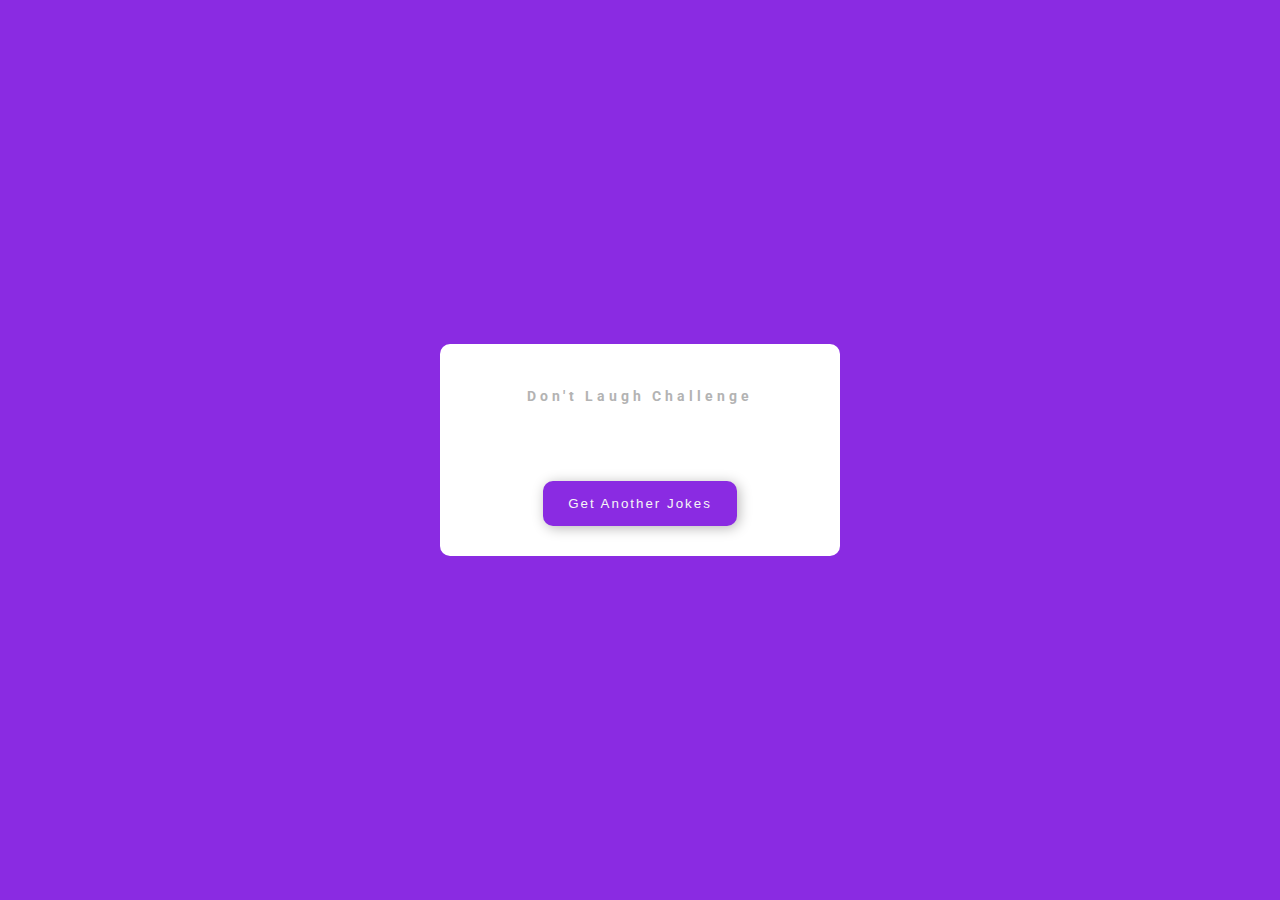
<file: 10_dad_jokes/index.html>
<!DOCTYPE html>
<html lang="en">
<head>
    <meta charset="UTF-8">
    <meta name="viewport" content="width=device-width, initial-scale=1.0">
    <title>ProjectName</title>
    <!-- <link rel="stylesheet" href="https://cdnjs.cloudflare.com/ajax/libs/font-awesome/6.4.0/css/all.min.css" integrity="sha512-iecdLmaskl7CVkqkXNQ/ZH/XLlvWZOJyj7Yy7tcenmpD1ypASozpmT/E0iPtmFIB46ZmdtAc9eNBvH0H/ZpiBw==" crossorigin="anonymous" referrerpolicy="no-referrer" /> -->
    <link rel="stylesheet" href="style.css">
</head>
<body>
    <div class="container">
        <p class="title">Don't Laugh Challenge</p>
        <p class="jokes"></p>
        <button class="btn">Get Another Jokes</button>
    </div>
    <!-- <img src="https://picsum.photos/200/300?random=66" /> -->

    <script src="script.js"></script>
</body>
</html>
</file>
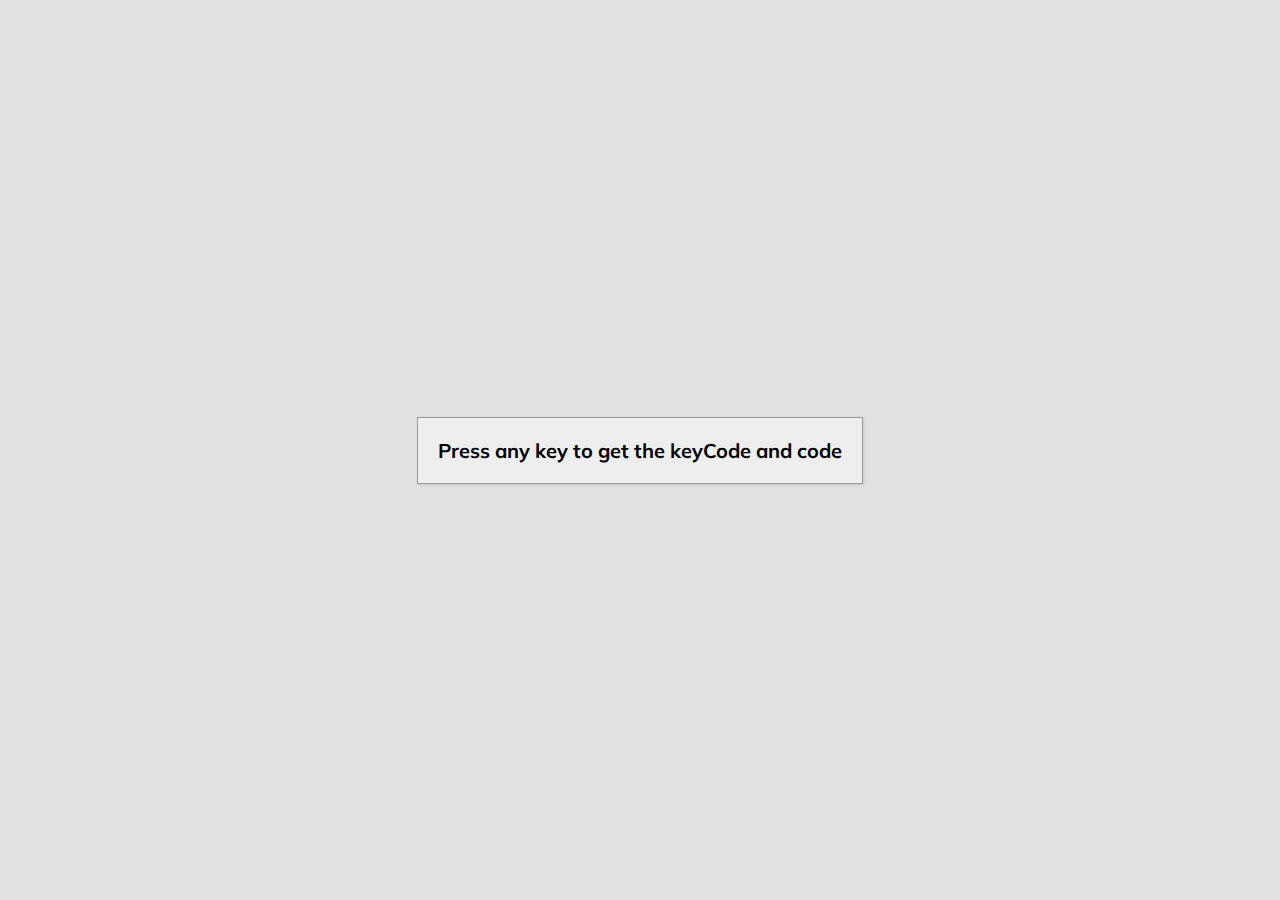
<file: 11_event_keycodes/index.html>
<!DOCTYPE html>
<html lang="en">
<head>
    <meta charset="UTF-8">
    <meta name="viewport" content="width=device-width, initial-scale=1.0">
    <title>Event KeyCodes</title>
    <!-- <link rel="stylesheet" href="https://cdnjs.cloudflare.com/ajax/libs/font-awesome/6.4.0/css/all.min.css" integrity="sha512-iecdLmaskl7CVkqkXNQ/ZH/XLlvWZOJyj7Yy7tcenmpD1ypASozpmT/E0iPtmFIB46ZmdtAc9eNBvH0H/ZpiBw==" crossorigin="anonymous" referrerpolicy="no-referrer" /> -->
    <link rel="stylesheet" href="style.css">
</head>
<body>
    <div class="insert">
     
        <div class="key">
            Press any key to get the keyCode and code
        </div>
    </div>
    <!-- <img src="https://picsum.photos/200/300?random=66" /> -->

    <script src="script.js"></script>
</body>
</html>
</file>
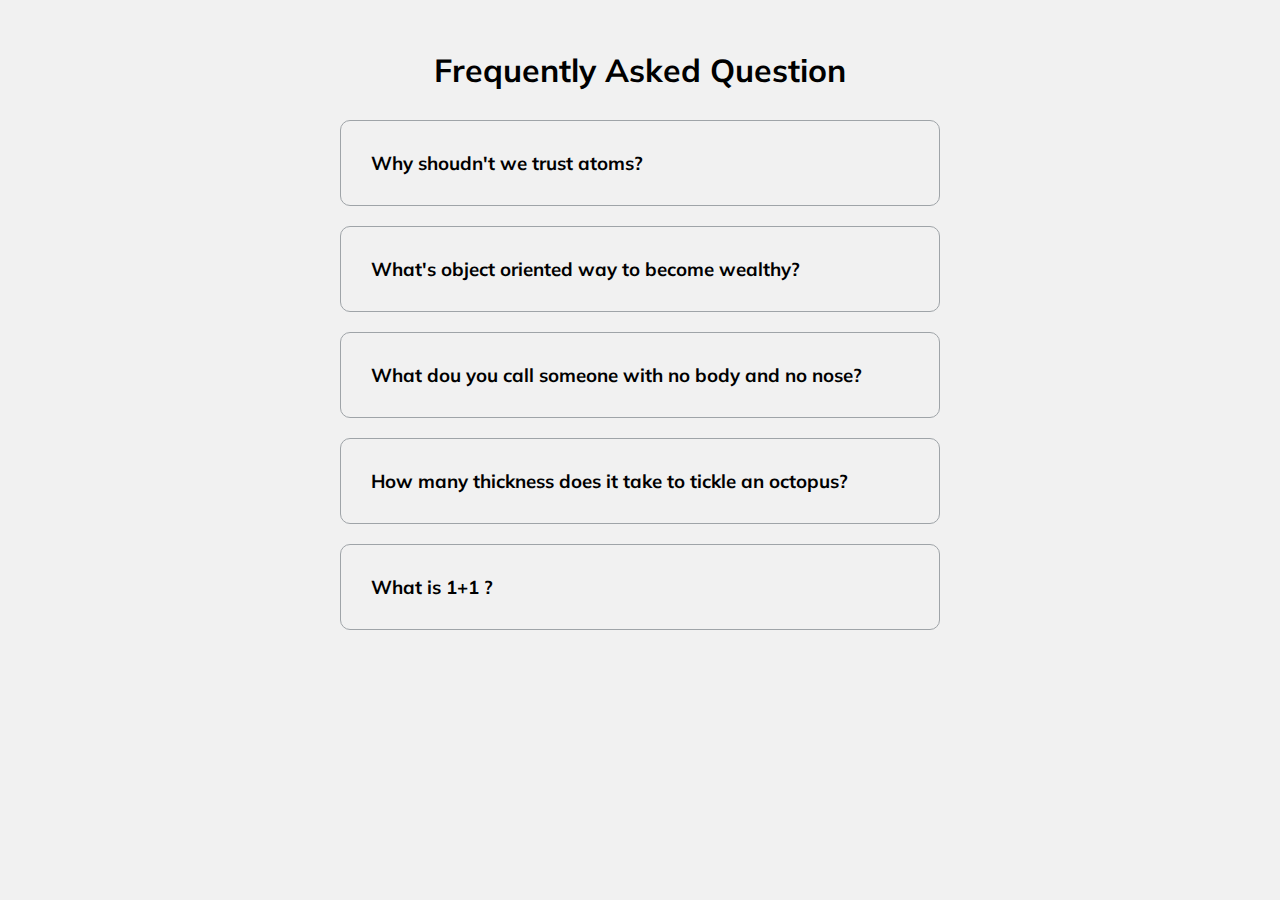
<file: 12_faq_collapse/index.html>
<!DOCTYPE html>
<html lang="en">
<head>
    <meta charset="UTF-8">
    <meta name="viewport" content="width=device-width, initial-scale=1.0">
    <title>FAQ Collapse</title>
    <link rel="stylesheet" href="https://cdnjs.cloudflare.com/ajax/libs/font-awesome/6.4.0/css/all.min.css" integrity="sha512-iecdLmaskl7CVkqkXNQ/ZH/XLlvWZOJyj7Yy7tcenmpD1ypASozpmT/E0iPtmFIB46ZmdtAc9eNBvH0H/ZpiBw==" crossorigin="anonymous" referrerpolicy="no-referrer" />
    <link rel="stylesheet" href="style.css">
</head>
<body>
    <h1>Frequently Asked Question</h1>
    <div class="faq-container">
        <div class="faq">
            <h3 class="faq-title">
                Why shoudn't we trust atoms?
            </h3>
            <p class="faq-text">
                They make up everything
            </p>
            <button class="faq-toggle">
                <i class="fas fa-chevron-down"></i>
                <i class="fas fa-times"></i>
            </button>
        </div>

        <div class="faq">
            <h3 class="faq-title">
                What's object oriented way to become wealthy?
            </h3>
            <p class="faq-text">
                        Inheritance            
                        </p>
            <button class="faq-toggle">
                <i class="fas fa-chevron-down"></i>
                <i class="fas fa-times"></i>
            </button>
        </div>

        <div class="faq">
            <h3 class="faq-title">
                What dou you call someone with no body and no nose?
            </h3>
            <p class="faq-text">
               Nobody knows
            </p>
            <button class="faq-toggle">
                <i class="fas fa-chevron-down"></i>
                <i class="fas fa-times"></i>
            </button>
        </div>

        <div class="faq">
            <h3 class="faq-title">
                How many thickness does it take to tickle an octopus?
            </h3>
            <p class="faq-text">
                Ten-Tickles
            </p>
            <button class="faq-toggle">
                <i class="fas fa-chevron-down"></i>
                <i class="fas fa-times"></i>
            </button>
        </div>

        <div class="faq">
            <h3 class="faq-title">
            What is 1+1 ?    
            </h3>
            <p class="faq-text">
                Depends on who are you asking.
            </p>
            <button class="faq-toggle">
                <i class="fas fa-chevron-down"></i>
                <i class="fas fa-times"></i>
            </button>
        </div>
    </div>
    <script src="script.js"></script>
</body>
</html>
</file>
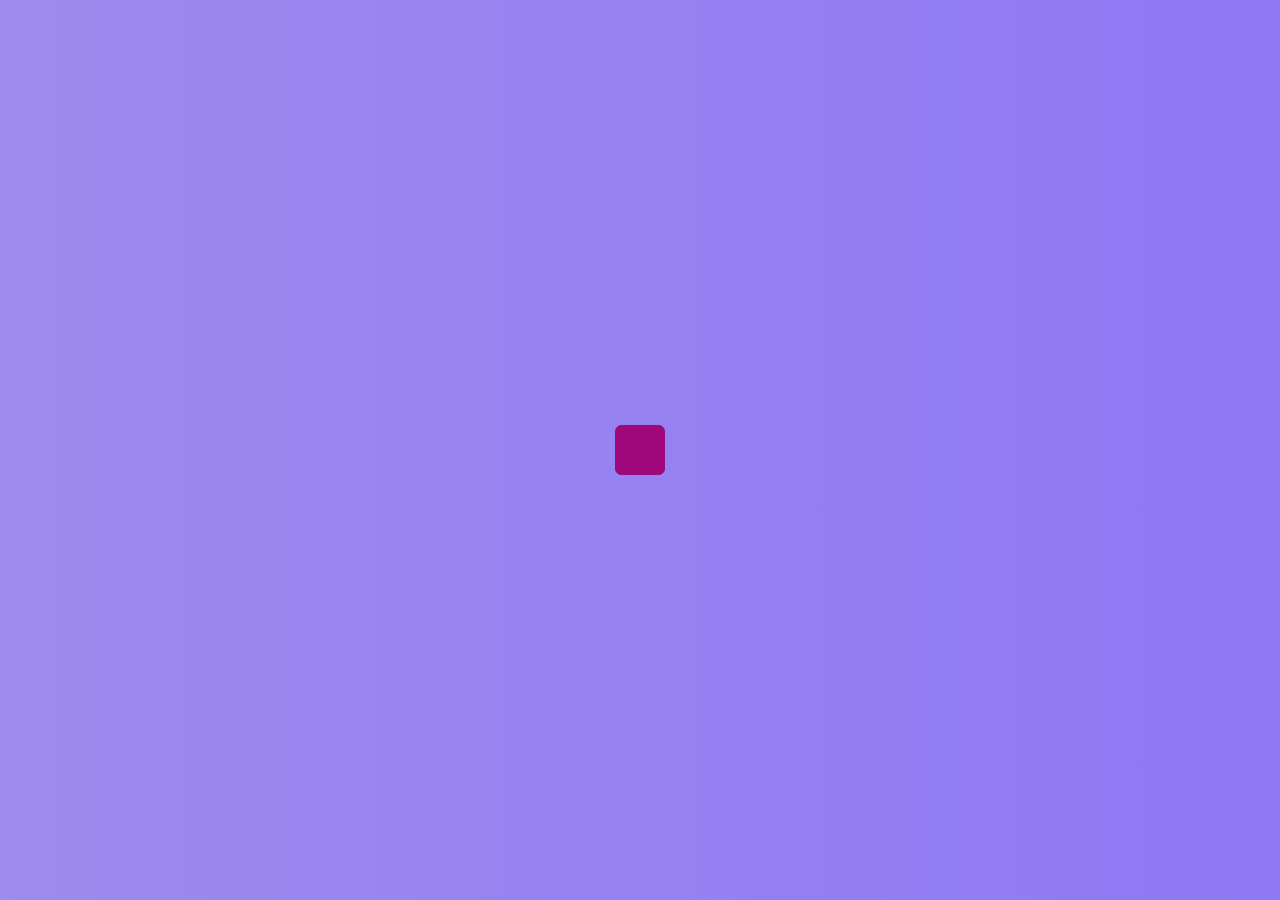
<file: 4_hidden_search_widget/index.html>
<!DOCTYPE html>
<html lang="en">
<head>
    <meta charset="UTF-8">
    <meta name="viewport" content="width=device-width, initial-scale=1.0">
    <title>Hidden Search</title>
    <link rel="stylesheet" href="https://cdnjs.cloudflare.com/ajax/libs/font-awesome/6.4.0/css/all.min.css" integrity="sha512-iecdLmaskl7CVkqkXNQ/ZH/XLlvWZOJyj7Yy7tcenmpD1ypASozpmT/E0iPtmFIB46ZmdtAc9eNBvH0H/ZpiBw==" crossorigin="anonymous" referrerpolicy="no-referrer" />
    <link rel="stylesheet" href="style.css">
</head>
<body>
    <div class="search">
        <input type="text" class="input" placeholder="Search...">
        <button class="btn">
            <i class="fas fa-search"></i>
        </button>
    </div>
    <script src="script.js"></script>
</body>
</html>
</file>
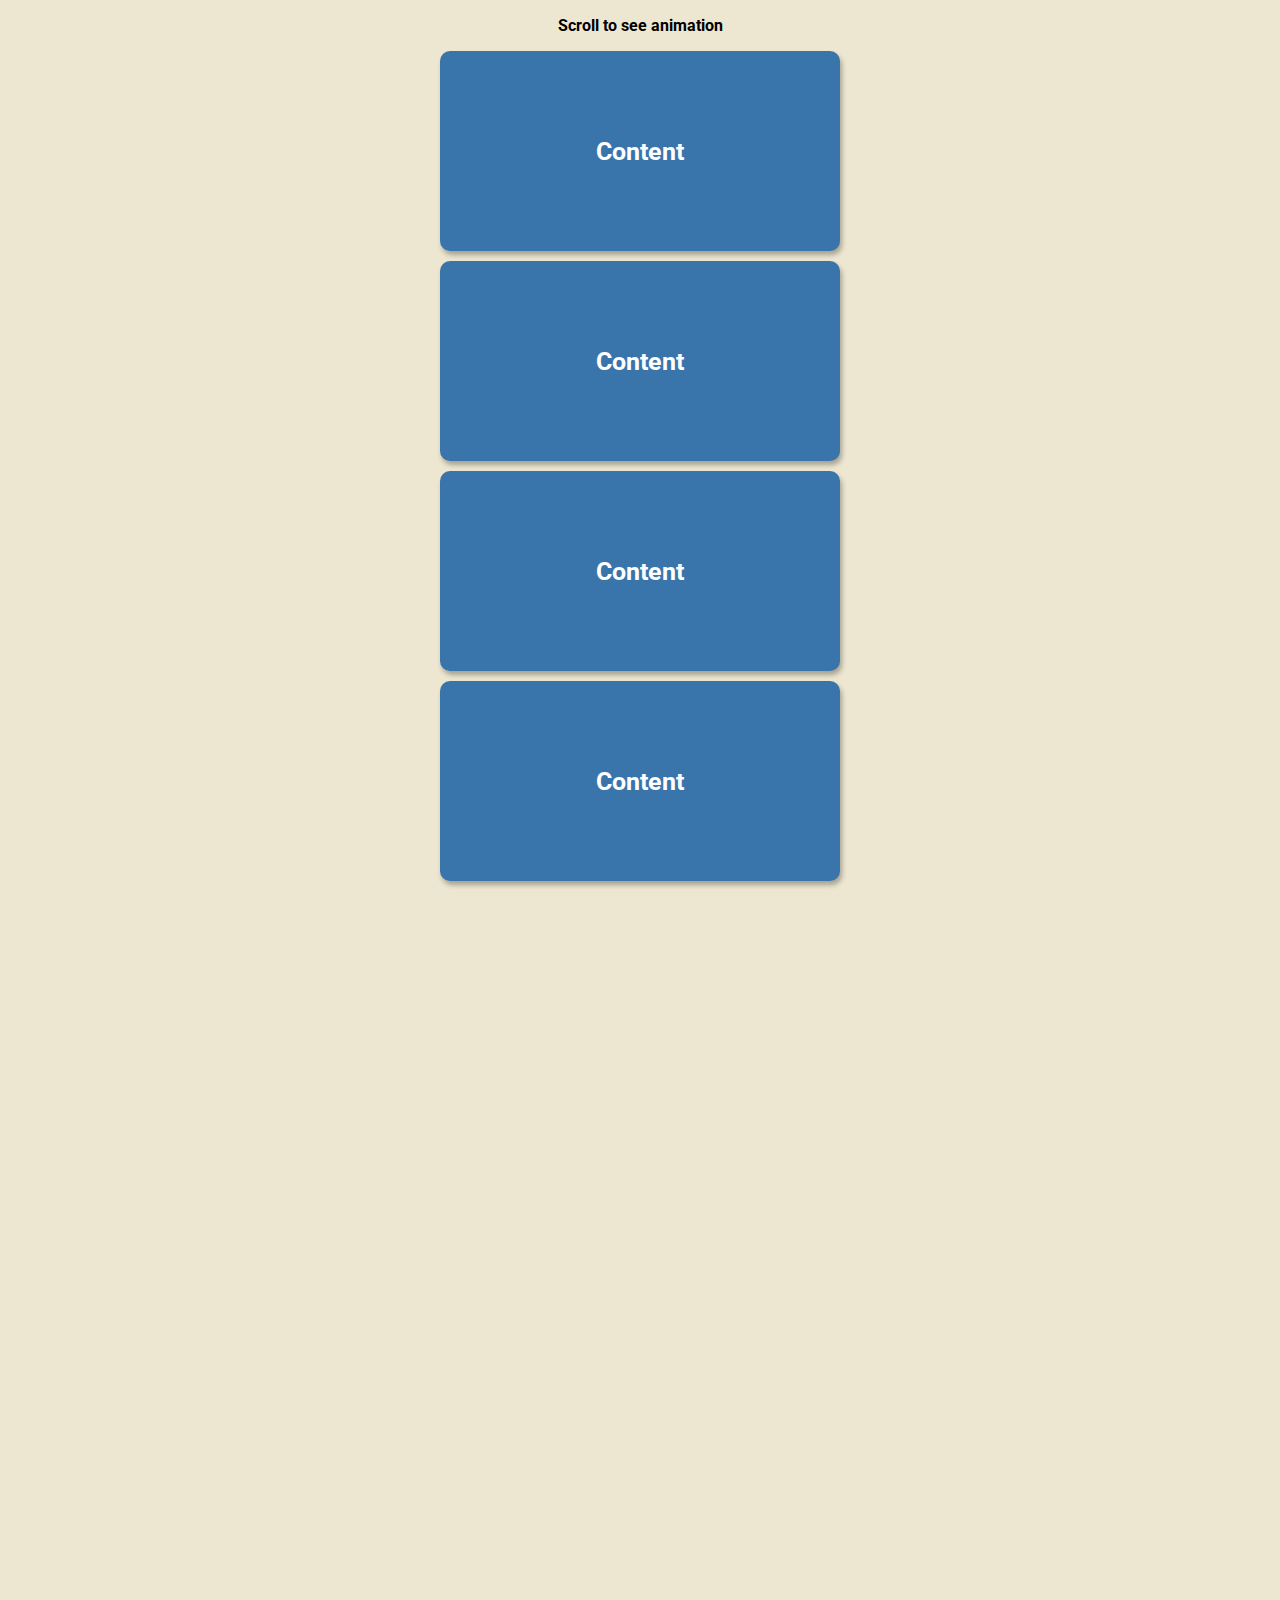
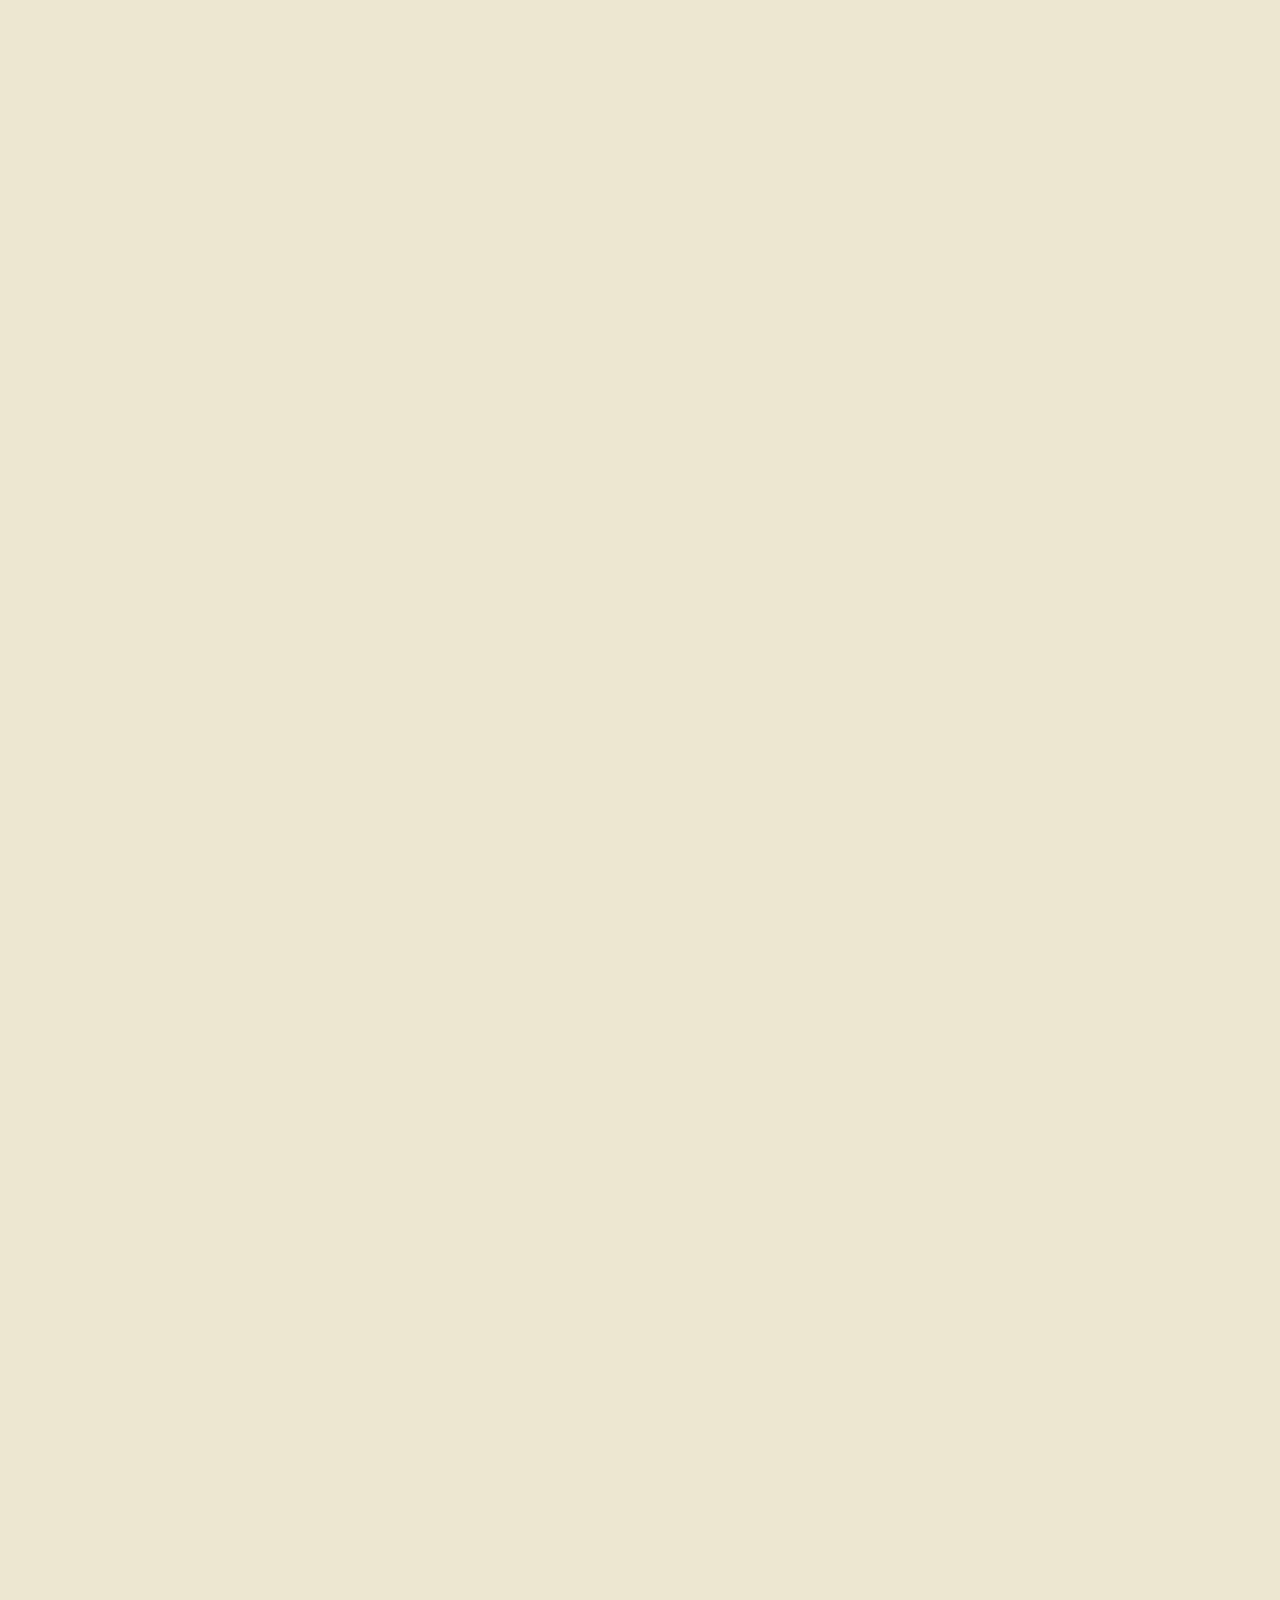
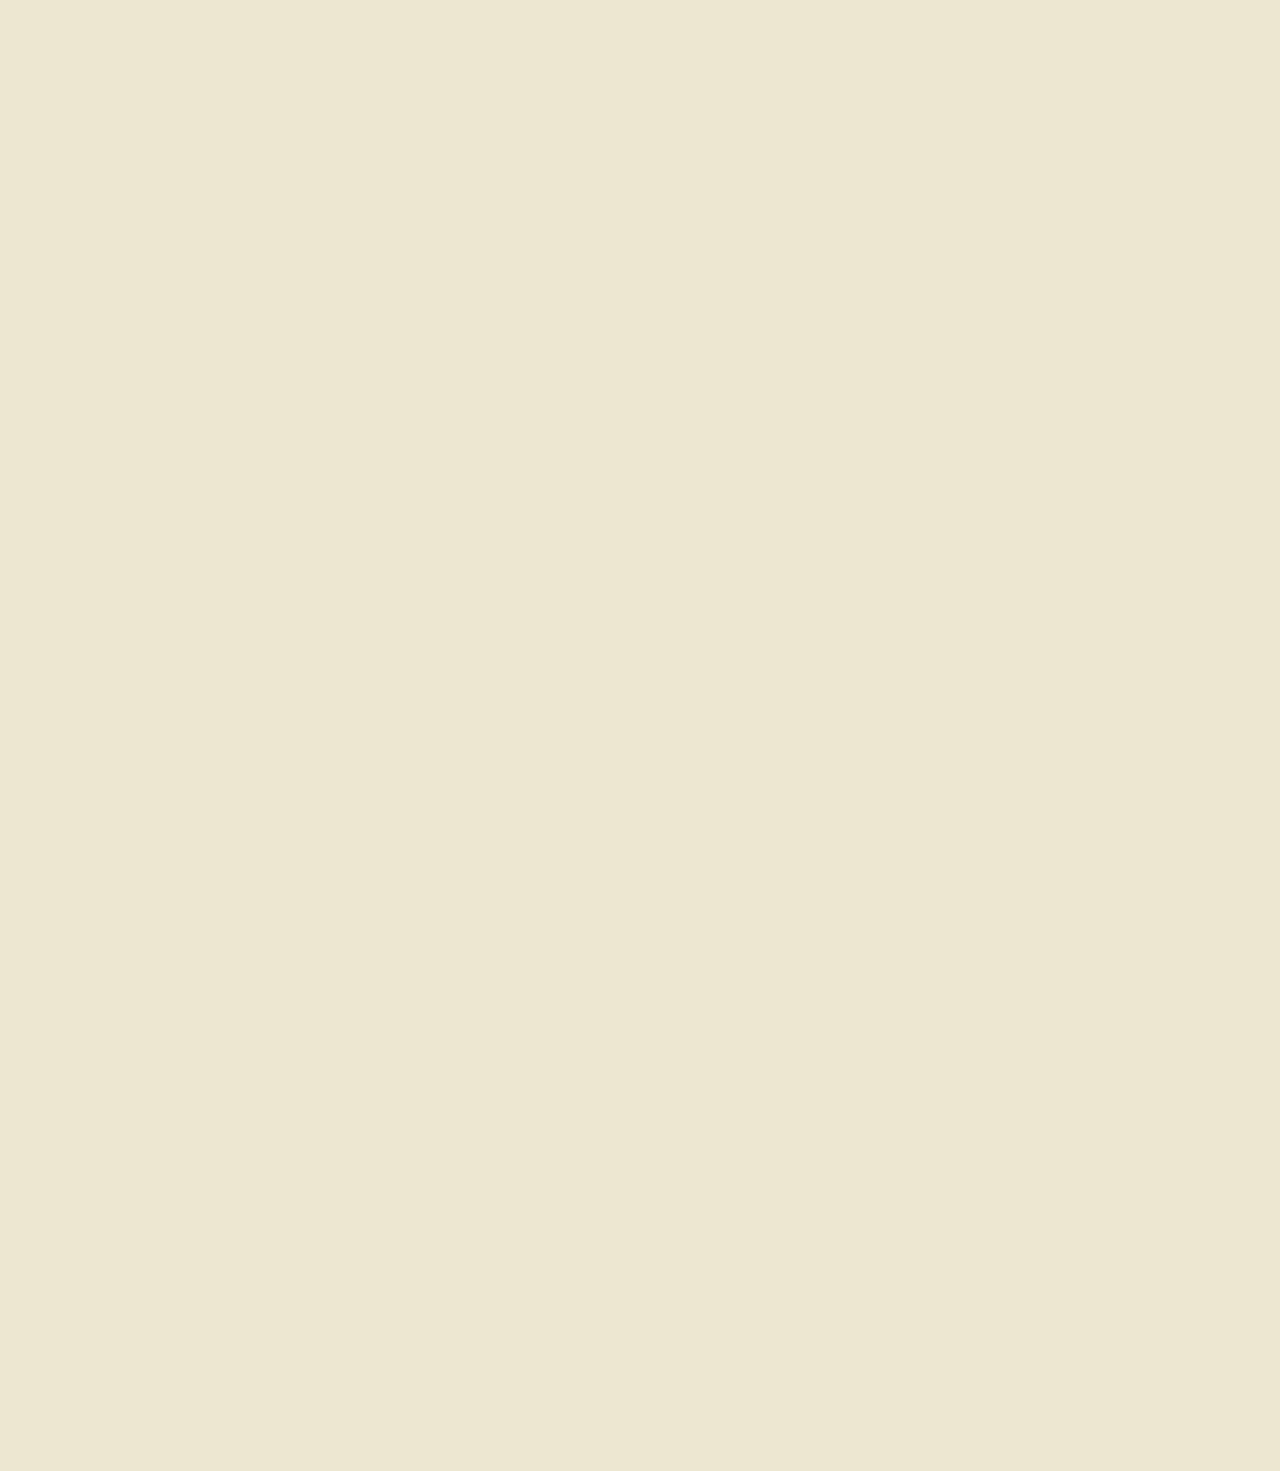
<file: 6_scroll_animation/index.html>
<!DOCTYPE html>
<html lang="en">
<head>
    <meta charset="UTF-8">
    <meta name="viewport" content="width=device-width, initial-scale=1.0">
    <title>Scroll Animation</title>
    <!-- <link rel="stylesheet" href="https://cdnjs.cloudflare.com/ajax/libs/font-awesome/6.4.0/css/all.min.css" integrity="sha512-iecdLmaskl7CVkqkXNQ/ZH/XLlvWZOJyj7Yy7tcenmpD1ypASozpmT/E0iPtmFIB46ZmdtAc9eNBvH0H/ZpiBw==" crossorigin="anonymous" referrerpolicy="no-referrer" /> -->
    <link rel="stylesheet" href="style.css">
</head>
<body>
    <div class="container">
        <p>Scroll to see animation</p>
        <div class="content">Content</div>
        <div class="content">Content</div>
        <div class="content">Content</div>
        <div class="content">Content</div>
        <div class="content">Content</div>
        <div class="content">Content</div>
        <div class="content">Content</div>
        <div class="content">Content</div>
        <div class="content">Content</div>
        <div class="content">Content</div>
        <div class="content">Content</div>
        <div class="content">Content</div>
        <div class="content">Content</div>
        <div class="content">Content</div>
        <div class="content">Content</div>
        <div class="content">Content</div>
        <div class="content">Content</div>
        <div class="content">Content</div>
        <div class="content">Content</div>
        <div class="content">Content</div>
        <div class="content">Content</div>
        <div class="content">Content</div>
    </div>
    <!-- <img src="https://picsum.photos/200/300?random=66" /> -->

    <script src="script.js"></script>
</body>
</html>
</file>
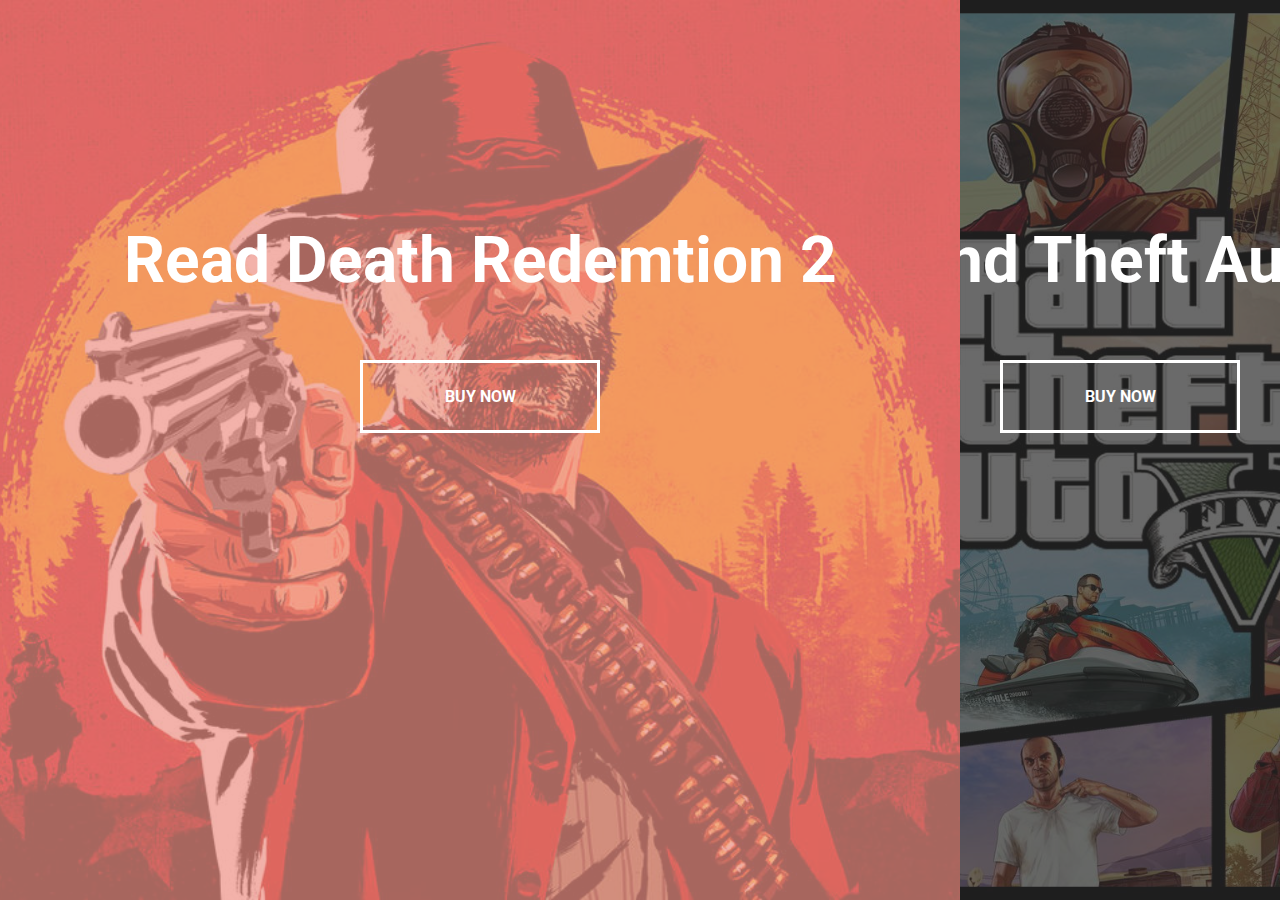
<file: 7_split_landing_page/index.html>
<!DOCTYPE html>
<html lang="en">
<head>
    <meta charset="UTF-8">
    <meta name="viewport" content="width=device-width, initial-scale=1.0">
    <title>Split Landing Page</title>
    <link rel="stylesheet" href="style.css">
</head>
<body>
    <div class="container">
        <div class="split left">
            <h1>Read Death Redemtion 2</h1>
            <a href="#" class="btn">Buy Now</a>
        </div>
        <div class="split right">
            <h1>Grand Theft Auto 5</h1>
            <a href="#" class="btn">Buy Now</a>
        </div>
    </div>
    <!-- <img src="https://picsum.photos/200/300?random=66" /> -->

    <script src="script.js"></script>
</body>
</html>
</file>
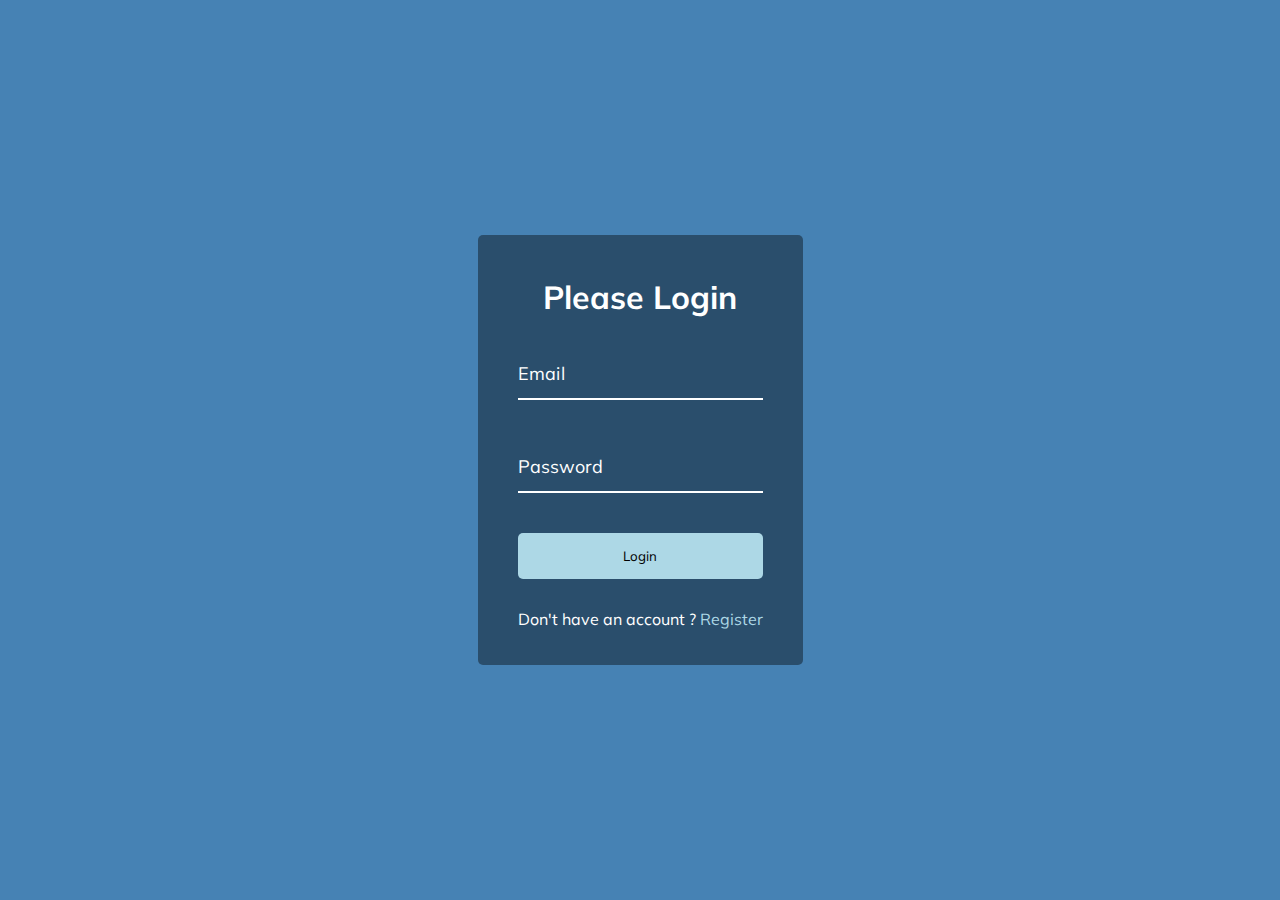
<file: 8_form_wave_animation/index.html>
<!DOCTYPE html>
<html lang="en">
<head>
    <meta charset="UTF-8">
    <meta name="viewport" content="width=device-width, initial-scale=1.0">
    <title>ProjectName</title>
    <!-- <link rel="stylesheet" href="https://cdnjs.cloudflare.com/ajax/libs/font-awesome/6.4.0/css/all.min.css" integrity="sha512-iecdLmaskl7CVkqkXNQ/ZH/XLlvWZOJyj7Yy7tcenmpD1ypASozpmT/E0iPtmFIB46ZmdtAc9eNBvH0H/ZpiBw==" crossorigin="anonymous" referrerpolicy="no-referrer" /> -->
    <link rel="stylesheet" href="style.css">
</head>
<body>
    <div class="container">
        <h1>Please Login</h1>
        <form>
            <div class="form-control">
                <input type="text" required>
                <label>Email</label>
                <!-- <label>
                    <span style="transition-delay: 0ms;">E</span>
                    <span style="transition-delay: 50ms;">m</span>
                    <span style="transition-delay: 100ms;">a</span>
                    <span style="transition-delay: 150ms;">i</span>
                    <span style="transition-delay: 200ms;">l</span>
                </label> -->
            </div>

            <div class="form-control">
                <input type="password" required>
                <label>Password</label>
            </div>
            <button class="btn">Login</button>
            <p class="text">Don't have an account ?
                <a href="#">Register</a>
            </p>
        </form>
    </div>
    <script src="script.js"></script>
</body>
</html>
</file>
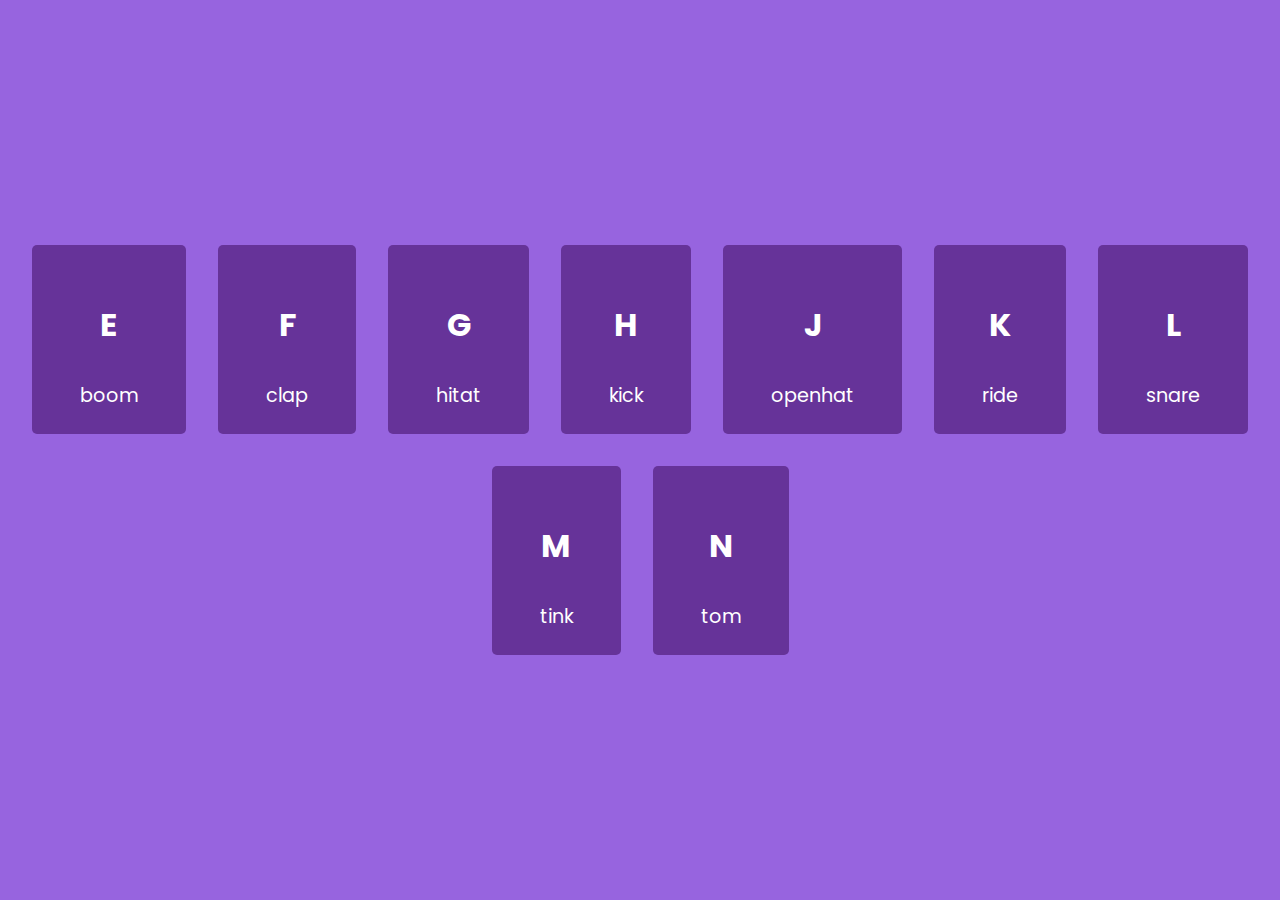
<file: 9_sound_board/index.html>
<!DOCTYPE html>
<html lang="en">
<head>
    <meta charset="UTF-8">
    <meta name="viewport" content="width=device-width, initial-scale=1.0">
    <title>Sound Board</title>
    <!-- <link rel="stylesheet" href="https://cdnjs.cloudflare.com/ajax/libs/font-awesome/6.4.0/css/all.min.css" integrity="sha512-iecdLmaskl7CVkqkXNQ/ZH/XLlvWZOJyj7Yy7tcenmpD1ypASozpmT/E0iPtmFIB46ZmdtAc9eNBvH0H/ZpiBw==" crossorigin="anonymous" referrerpolicy="no-referrer" /> -->
    <link rel="stylesheet" href="style.css">
</head>
<body>
    <audio data-key="69" id="boom" src="sounds/boom.wav"></audio>
    <audio data-key="70" id="clap" src="sounds/clap.wav"></audio>
    <audio data-key="71" id="hitat" src="sounds/hihat.wav"></audio>
    <audio data-key="72" id="kick" src="sounds/kick.wav"></audio>
    <audio data-key="74" id="openhat" src="sounds/openhat.wav"></audio>
    <audio data-key="75" id="ride" src="sounds/ride.wav"></audio>
    <audio data-key="76" id="snare" src="sounds/snare.wav"></audio>
    <audio data-key="77" id="tink" src="sounds/tink.wav"></audio>
    <audio data-key="78" id="tom" src="sounds/tom.wav"></audio>
    <!-- <img src="https://picsum.photos/200/300?random=66" /> -->
    <div id="buttons"></div>
    <script src="script.js"></script>
</body>
</html>
</file>
<file: 10_dad_jokes/style.css>
@import url('https://fonts.googleapis.com/css2?family=Roboto:wght@400;700&display=swap');
*{
    box-sizing: border-box;
}
body{
    font-family: 'Roboto', sans-serif;
    display: flex;
    flex-direction: column;
    align-items: center;
    justify-content: center;
    height: 100vh;
    overflow: hidden;
    margin: 0;
    background-color: blueviolet;
    padding: 20px;
}

.container{
    background-color: #fff;
    padding: 30px;
    display: flex;
    flex-direction: column;
    align-items: center;
    justify-content: center;
    min-width: 400px;
    border-radius: 10px;
}

.container p{
    padding: 0 50px;
}

.title{
    color: rgb(179, 179, 179);
    font-weight: 700;
    letter-spacing: 4px;
    font-size: 0.9rem;
}

.jokes{
    font-size: 1.3rem;
    font-weight: 700;
    letter-spacing: 3px;
    text-align: center;
}

.btn{
    padding: 15px 25px;
    border-radius: 10px;
    border: none;
    background-color: blueviolet;
    color: rgb(246, 246, 246);
    letter-spacing: 2px;
    margin-top: 20px;
    cursor: pointer;
    box-shadow:  2px 2px 13px #b7b6b6;;
}

.btn:focus{
    outline: none;
}

.btn:hover{
    background-color: rgb(156, 95, 213);
}
</file>
<file: 11_event_keycodes/style.css>
@import url('https://fonts.googleapis.com/css2?family=Muli:wght@400;700&display=swap');
*{
    box-sizing: border-box;
}
body{
    background-color: #e1e1e1;
    font-family: 'Muli', sans-serif;
    display: flex;
    flex-direction: column;
    align-items: center;
    justify-content: center;
    height: 100vh;
    overflow: hidden;
    margin: 0;
    text-align: center;
}

.key{
    border: 1px solid #999;
    background-color: #eee;
    box-shadow:1px 1px 3px rgba(0,0,0,0.1) ;
    display: inline-block;
    align-items: center;
    font-size: 20px;
    font-weight: bold;
    padding: 20px;
    flex-direction: column;
    margin: 10px;
    position: relative;
    min-width: 150px;
}

.key small{
    position: absolute;
    top: -24px;
    left: 0;
    width: 100%;
    color: #555;
    font-size: 14px;
}
</file>
<file: 12_faq_collapse/style.css>
@import url('https://fonts.googleapis.com/css2?family=Muli:wght@400;700&display=swap');
*{
    box-sizing: border-box;
}
body{
    font-family: 'Muli', sans-serif;
    background-color: #f0f0f0f0;
}

h1{
    margin:50px 0 30px;
    text-align: center;
}

.faq-container{
    max-width: 600px;
    margin: 0 auto;
}

.faq{
    background-color: transparent;
    border: 1px solid #9fa4a8 ;
    border-radius: 10px;
    margin: 20px 0;
    padding: 30px; 
    position: relative;
    overflow: hidden;
    transition: all ease-in-out 0.4s;
}

.faq.active{
    background-color: #fff;
    box-shadow: 0 3px 6px rgba(0, 0, 0, 0.1),0 3px 6px rgba(0, 0, 0, 0.1);
}

.faq.active::before,
.faq.active::after{
    content: "\f075";
    font-family: 'Font Awesome 5 Free';
    color: #2ecc71;
    font-size: 7rem;
    position: absolute;
    opacity: 0.2;
    top: 20px;
    left: 20px;
    z-index: 0;
}

.faq.active::before{
    color: #3498db;
    top:-10px;
    left:-30px;
    transform: rotateY(180deg);
}

.faq-title{
    margin: 0 35px 0 0;
}

.faq-text{
    display: none;
    margin: 30px 0 0;
}

.faq.active .faq-text{
    display: block;
}

.faq-toggle:focus{
    outline: 0;
}


.faq-toggle { 
    background-color: transparent;
    border:0;
    cursor: pointer;
    display: flex;
    align-items: center;
    justify-content: center;
    font-size: 16px;
    padding: 0;
    position: absolute;
    border-radius: 50%;
    top: 30px;
    right: 30px;
    width: 30px;
    height: 30px;
}

.faq-toggle .fa-times{
    display: none ;
}

.faq.active .faq-toggle .fa-times{
    color: #fff;
    display: block;
}


.faq.active .faq-toggle .fa-chevron-down{
    display: none;
}

.faq.active .faq-toggle{
    background-color: #9fa4a8;
}
</file>
<file: 4_hidden_search_widget/style.css>
@import url('https://fonts.googleapis.com/css2?family=Roboto:wght@400;700&display=swap');
*{
    box-sizing: border-box;
}
body{
    background-image: linear-gradient(90deg,#9d8bed,#8e78f4);
    font-family: 'Roboto', sans-serif;
    display: flex;
    align-items: center;
    justify-content: center;
    height: 100vh;
    overflow: hidden;
    margin: 0;
}

.search{
    position: relative;
    height: 50px;
}

.search .input{
    border-radius: 7px;
    background-color: #9e087b;
    color: #fff;
    border: 0;
    font-size: 18px;
    padding: 15px;
    height: 50px;
    width: 50px;
    transition: all 0.3s ease;
}

.input::placeholder { 
    color: #fff;
    opacity: 0.7;
}

.btn{
    border-radius: 7px;
    background-color: #9e087b;
    color: #fff;
    border: 0;
    cursor: pointer;
    font-size: 24px;
    position: absolute;
    top: 0;
    left: 0;
    height: 50px;
    width: 50px;
    transition: all 0.3s ease ;
}

.btn:focus,
.input:focus{
    outline: none;
}

.search.active .input{
    width: 200px;
    border-top-right-radius:0 ;
    border-bottom-right-radius:0 ;
}

.search.active .btn{
    transform: translateX(198px);
    border-top-left-radius:0 ;
    border-bottom-left-radius:0 ;
}
</file>
<file: 6_scroll_animation/style.css>
@import url('https://fonts.googleapis.com/css2?family=Roboto:wght@400;700&display=swap');
*{
    box-sizing: border-box;
}
body{
    font-family: 'Roboto', sans-serif;
    display: flex;
    flex-direction: column;
    align-items: center;
    height: 100vh;
    margin: 0;
    background-color: #EDE7D1;
    overflow-x:hidden;
}

.content{
    background-color: #3974AB;
    width: 400px;
    height: 200px;
    margin: 10px;
    color: #fff;
    font-size: 25px;
    font-weight: bold;
    display: flex;
    align-items: center;
    justify-content: center;
    border-radius: 10px;
    box-shadow: 2px 4px 5px rgba(0,0,0,0.3);
    transform: translateX(400%);
    transition: transform 0.4s ease;
}

.content:nth-of-type(even){
    transform: translateX(-400%);
    
}

.content.show{
    transform: translateX(0%);
    
}

.container p{
    font-weight: bold;
    text-align: center;
}
</file>
<file: 7_split_landing_page/style.css>
@import url('https://fonts.googleapis.com/css2?family=Roboto:wght@400;700&display=swap');

:root{
    --left-bg-color:rgba(238, 145, 134, 0.7);
    --right-bg-color:rgba(43,43,43,0.7);
    --left-btn-hover-color:rgba(236, 99, 84, 0.7);
    --right-btn-hover-color:rgba(28,122,28,0.7);
    --hover-width:75%;
    --other-width:25%;
    --speed:1000ms;
}

*{
    box-sizing: border-box;
}
body{
    font-family: 'Roboto', sans-serif;
    height: 100vh;
    overflow: hidden;
    margin: 0;
}

h1{
    font-size: 4rem;
    color: #fff;
    position: absolute;
    left: 50%;
    top:20%;
    transform: translateX(-50%);
    white-space: nowrap;
}

.btn{
    position: absolute;
    display: flex;
    align-items: center;
    justify-content: center;
    left: 50%;
    top: 40%;
    transform: translateX(-50%);
    text-decoration: none;
    color: #fff;
    border:#fff solid 0.2rem;
    font-size: 1rem;
    width: 15rem;
    padding: 1.5rem;
    font-weight: bold;
    text-transform: uppercase;
}

.container{
    position: relative;
    width: 100%;
    height: 100%;
    background-color: #333;
}

.split{
    position: absolute;
    width: 50%;
    height: 100%;
    overflow: hidden;
}

.split.left{
    left:0;
    background:url('rdr2.jpg') no-repeat center center/cover;
}

.split.left::before{
    content:'';
    position: absolute;
    width: 100%;
    height: 100%;
    background-color: var(--left-bg-color);
}

.split.right{
    right: 0;
    background:url('gta5.jpg') no-repeat center center/cover;
}

.split.right::before{
    content:'';
    position: absolute;
    width: 100%;
    height: 100%;
    background-color: var(--right-bg-color);
}

.split.left .btn:hover{
    background-color: var(--left-btn-hover-color);
    border-color: var(--left-btn-hover-color);
}

.split.right .btn:hover{
    background-color: var(--right-btn-hover-color);
    border-color: var(--right-btn-hover-color);
}

.hover-left .left{
    width: var(--hover-width);
}

.hover-left .right{
    width: var(--other-width);
}

.hover-right .right{
    width: var(--hover-width);
}

.hover-right .left{
    width: var(--other-width);
}

.split.right,
.split.left,
.split.right::before,
.split.left::before{
    transition: all var(--speed) ease-in-out;
}

@media (max-width:800px) {
    h1{
        font-size: 2rem;
        top: 30%;
    }

    .btn{
        padding: 1.2rem;
        width: 12rem;
    }
}
</file>
<file: 8_form_wave_animation/style.css>
@import url('https://fonts.googleapis.com/css2?family=Muli:wght@400;700&display=swap');
*{
    box-sizing: border-box;
}
body{
    background-color: steelblue;
    color: #fff;
    font-family: 'Muli', sans-serif;
    display: flex;
    flex-direction: column;
    align-items: center;
    justify-content: center;
    height: 100vh;
    overflow: hidden;
    margin: 0;
}

.container{
    background-color: rgba(0,0,0,0.4);
    padding: 20px 40px;
    border-radius: 5px;
}

.container h1{
    text-align: center;
    margin-bottom: 30px;
}

.container a{
    text-decoration: none;
    color: lightblue;
}

.btn{
    cursor: pointer;
    display:inline-block;
    width: 100%;
    background-color: lightblue;
    padding: 15px;
    font-family: inherit;
    border: 0;
    border-radius: 5px;
    font-family: 16px;
}

.btn:focus{
    outline: 0;
}

.btn:active{
    transform: scale(0.98);
}

.text{
    margin-top: 30px;
}

.form-control{
    position: relative;
    margin: 20px 0 40px;
}

.form-control input{
    width: 100%;
    background-color: transparent;
    border: 0;
    border-bottom: 2px #fff solid;
    display: block;
    padding: 15px 0;
    font-size: 18px;
    color: #fff;
}

.form-control input:focus,
.form-control input:valid{
    outline:0;
}

.form-control label{
    position: absolute;
    left: 0;
    top: 15px;
}

.form-control label span{
    display: inline-block;
    font-size: 18px;
    min-width: 5px;
    transition: 0.3s cubic-bezier(0.68,0.55,0.265,1.55);
}

.form-control input:focus + label span,
.form-control input:valid + label span{
    color: lightblue;
    transform: translateY(-30px);
}
</file>
<file: 9_sound_board/style.css>
@import url('https://fonts.googleapis.com/css2?family=Poppins:wght@400;700&display=swap');
*{
    box-sizing: border-box;
}
body{
    font-family: 'Poppins', sans-serif;
    background-color: rgb(151, 100, 223);
    display: flex;
    flex-wrap: wrap;
    flex-direction: column;
    align-items: center;
    justify-content: center;
    text-align: center;
    height: 100vh;
    overflow: hidden;
    margin: 0;
}

.btn{
    background-color: rebeccapurple;
    border-radius: 5px;
    border: none;
    color: #fff;
    margin: 1rem;
    padding: 1.5rem 3rem;
    font-size: 1.2rem;
    font-family: inherit;
    cursor: pointer;
    transition: scale 0.4s ease-in-out;

}

.btn:focus{
    outline: none;
}

.btn:hover{
    opacity: 0.8;
}

.btn p{
    font-weight: bold;
    font-size: 2rem;
    text-transform: uppercase;
}

.active{
    box-shadow: 0px 0px 20px #fff ;
    scale: 0.8;
}
</file>
